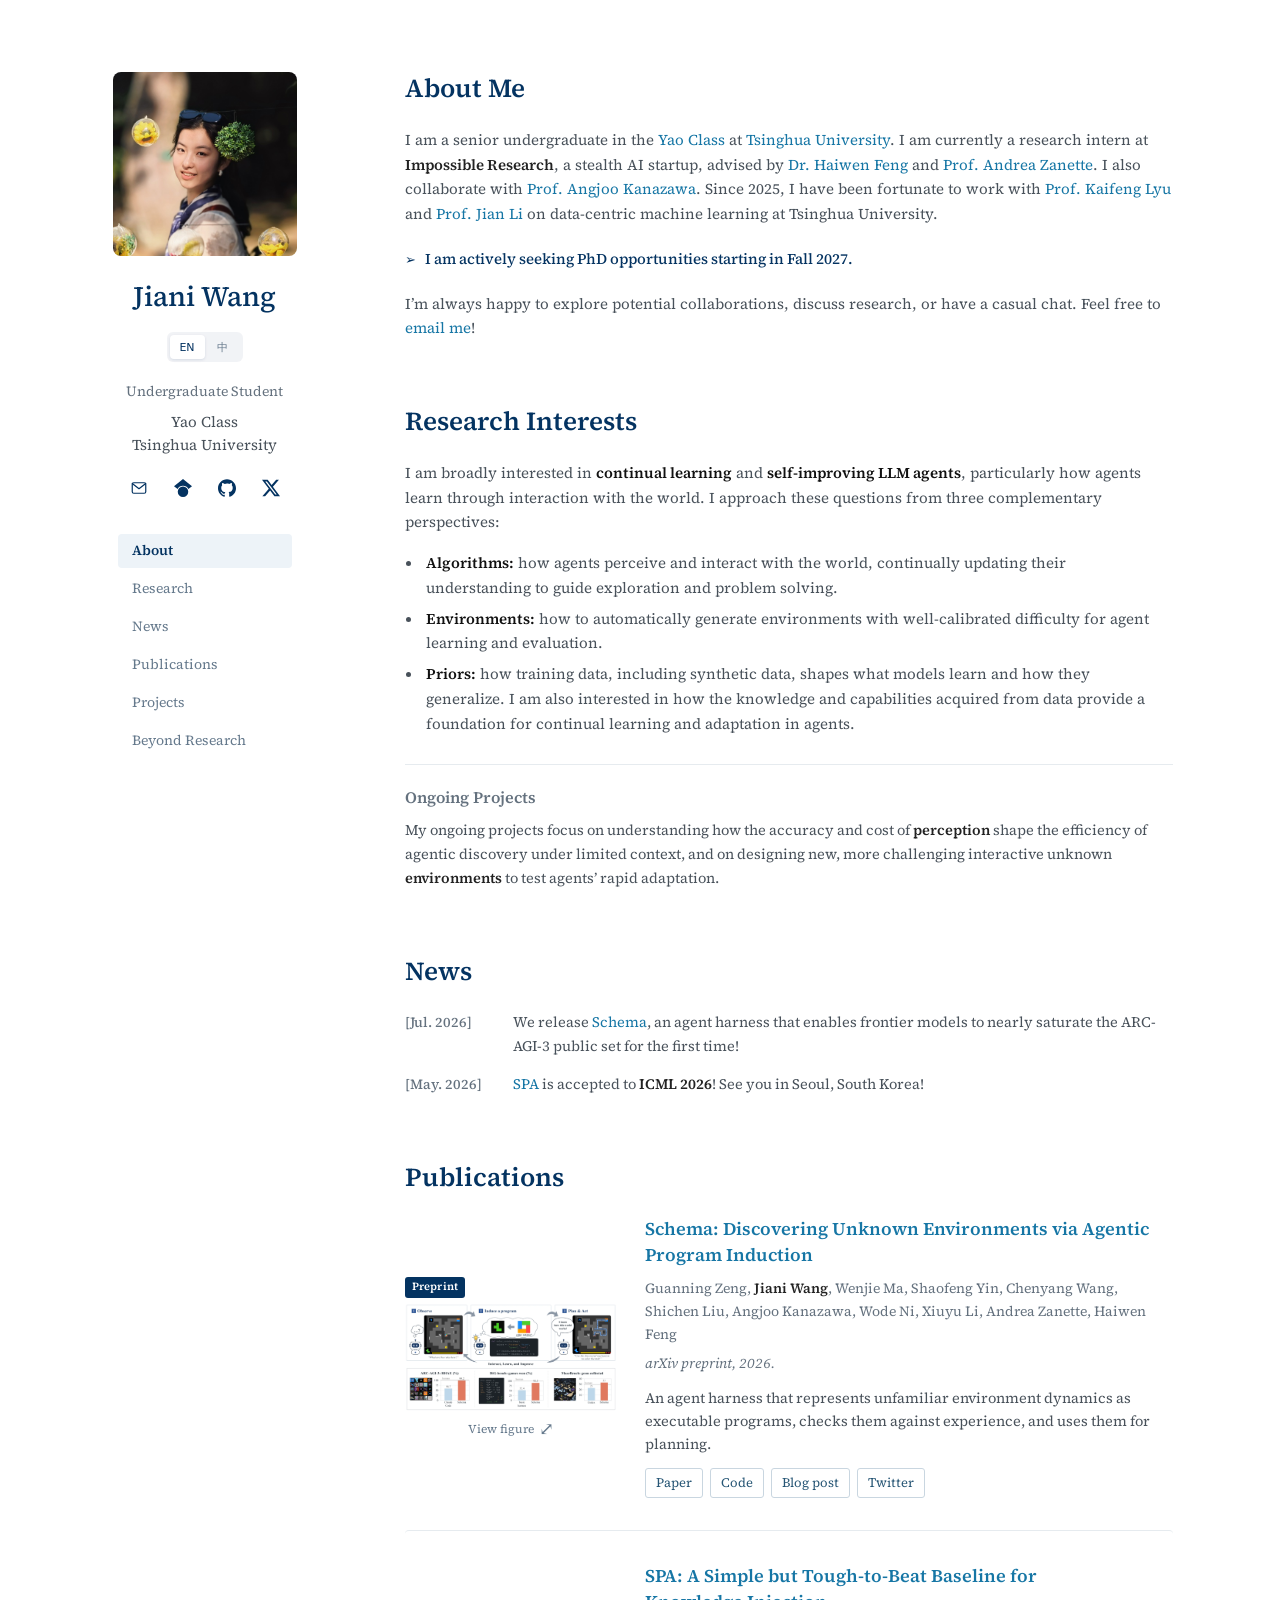
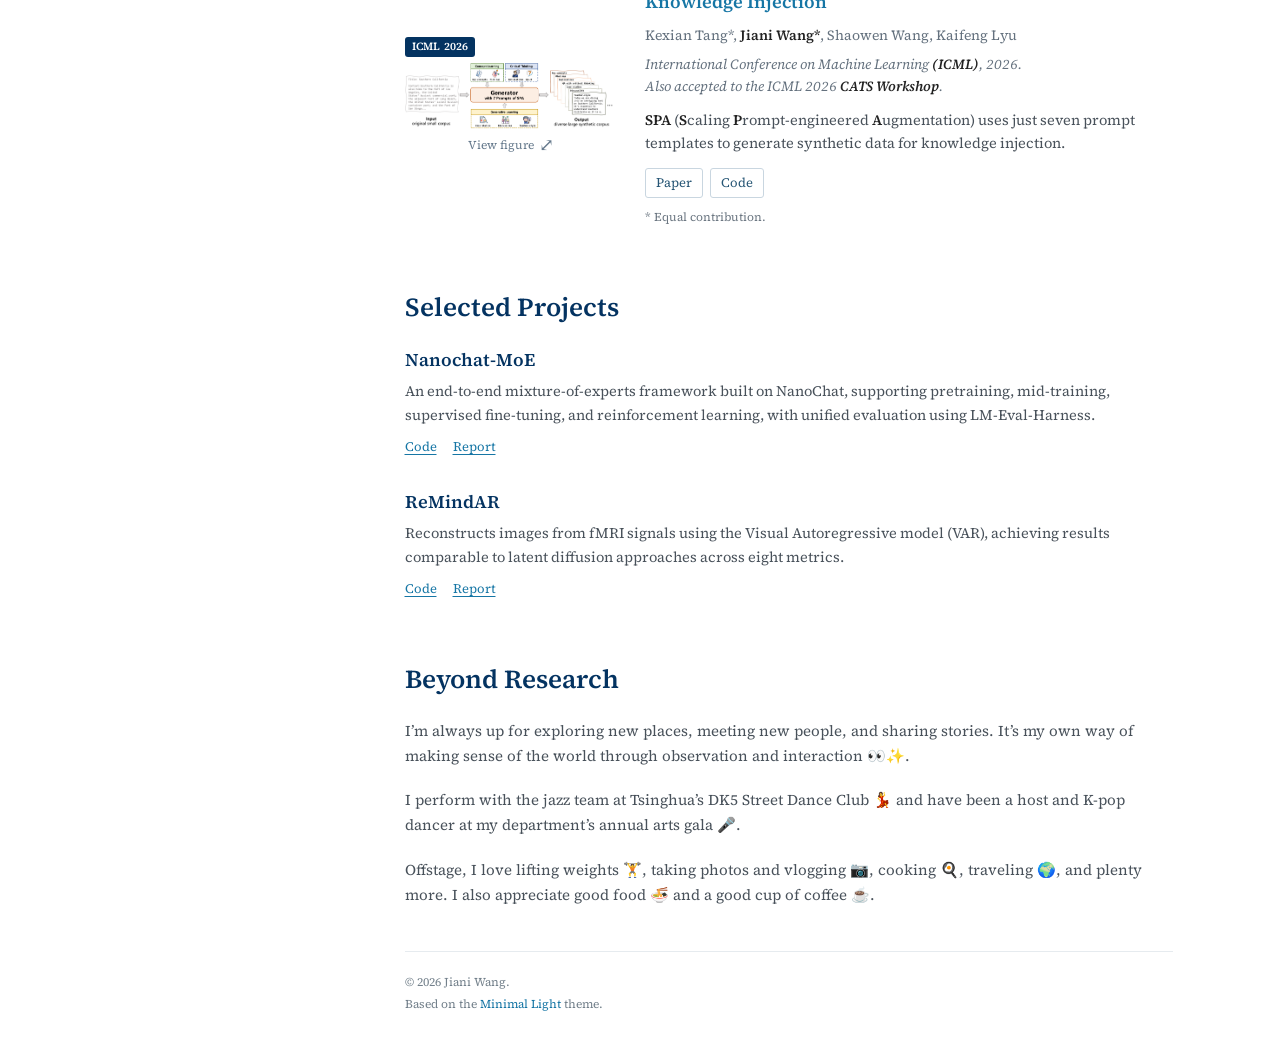
<file: index.html>
<!DOCTYPE html>
<html lang="en-US">
  <head>
    <meta charset="UTF-8">
    <meta name="viewport" content="width=device-width, initial-scale=1">
    <title>Jiani Wang | Tsinghua University</title>
    <meta name="author" content="Jiani Wang">
    <meta name="description" content="Jiani Wang, Yao Class undergraduate at Tsinghua University and research intern at Impossible Research. Research in continual learning, self-improvement in agents, and data-centric machine learning.">
    <meta name="keywords" content="Jiani Wang, Tsinghua University, Impossible Research, continual learning, agents, data-centric machine learning">
    <link rel="icon" type="image/x-icon" href="favicon.ico?v=2">
    <link rel="icon" type="image/png" sizes="96x96" href="assets/img/favicon-jw-96.png?v=2">
    <link rel="apple-touch-icon" sizes="192x192" href="assets/img/favicon-jw-192.png?v=2">
    <link rel="stylesheet" href="assets/fonts/fonts.css">
    <link rel="stylesheet" href="assets/fonts/source-serif-4.css">
    <link rel="stylesheet" href="assets/css/style.css">
    <link rel="stylesheet" href="assets/css/publications.css">
    <link rel="stylesheet" href="assets/css/content.css?v=3b98185aaa88">
    <link rel="stylesheet" href="assets/css/motion.css">
    <script src="assets/js/name-toggle.js" defer></script>
    <script src="assets/js/reading.js" defer></script>
  </head>
  <body>
    <a class="skip-link" href="#about-me">Skip to content</a>
    <div class="wrapper">
      <header>
        <div class="profile-photo">
          <img src="assets/img/jiani-wang.jpg" alt="Portrait of Jiani Wang" width="900" height="900" fetchpriority="high">
        </div>
        <div class="profile-name-row">
          <h1 id="profile-name" class="t-text-soft" lang="en" data-name-en="Jiani Wang" data-name-zh="王佳妮" aria-live="polite" aria-atomic="true"><span class="name-text" lang="en">Jiani Wang</span></h1>
          <div class="name-toggle" role="group" aria-label="Name language" data-language="en" hidden>
            <button class="name-language" type="button" data-language="en" lang="en" aria-controls="profile-name" aria-label="Show name in English" aria-pressed="true">EN</button>
            <button class="name-language" type="button" data-language="zh" lang="zh-Hans" aria-controls="profile-name" aria-label="显示中文姓名" aria-pressed="false">中</button>
          </div>
        </div>
        <p class="position">Undergraduate Student</p>
        <p class="affiliation">Yao Class<br>Tsinghua University</p>
        <div class="contact-links" aria-label="Contact links">
          <a class="contact-tag" href="mailto:jnminniewang@gmail.com" aria-label="Email Jiani Wang" title="Email: jnminniewang@gmail.com">
            <svg viewBox="0 0 24 24" aria-hidden="true" focusable="false" fill="none" stroke="currentColor" stroke-width="1.6" stroke-linecap="round" stroke-linejoin="round"><rect x="3" y="5" width="18" height="14" rx="2"></rect><path d="m3 6 9 7 9-7"></path></svg>
          </a>
          <a class="contact-tag" href="https://scholar.google.com/citations?user=3a02bCEAAAAJ&amp;hl=zh-CN" target="_blank" rel="noopener" aria-label="Jiani Wang on Google Scholar" title="Google Scholar">
            <svg viewBox="0 0 24 24" aria-hidden="true" focusable="false" fill="currentColor"><path d="M12 24a7 7 0 1 1 0-14 7 7 0 0 1 0 14zm0-24L0 9.5l4.838 3.94A8 8 0 0 1 12 9a8 8 0 0 1 7.162 4.44L24 9.5z"></path></svg>
          </a>
          <a class="contact-tag" href="https://github.com/99ninew" target="_blank" rel="noopener" aria-label="Jiani Wang on GitHub" title="GitHub: 99ninew">
            <svg viewBox="0 0 24 24" aria-hidden="true" focusable="false" fill="currentColor"><path d="M12 .297C5.37.297 0 5.67 0 12.297c0 5.303 3.438 9.8 8.205 11.385.6.113.82-.258.82-.577 0-.285-.01-1.04-.015-2.04-3.338.724-4.043-1.61-4.043-1.61-.546-1.387-1.333-1.756-1.333-1.756-1.09-.745.083-.729.083-.729 1.205.084 1.838 1.237 1.838 1.237 1.07 1.835 2.807 1.305 3.492.998.108-.776.418-1.305.762-1.605-2.665-.3-5.466-1.332-5.466-5.93 0-1.31.465-2.38 1.235-3.22-.135-.303-.54-1.523.105-3.176 0 0 1.005-.322 3.3 1.23a11.5 11.5 0 0 1 3-.405c1.02.005 2.045.138 3 .405 2.28-1.552 3.285-1.23 3.285-1.23.645 1.653.24 2.873.12 3.176.765.84 1.23 1.91 1.23 3.22 0 4.61-2.805 5.625-5.475 5.92.42.36.81 1.096.81 2.22 0 1.606-.015 2.896-.015 3.286 0 .315.21.69.825.57C20.565 22.092 24 17.592 24 12.297c0-6.627-5.373-12-12-12"></path></svg>
          </a>
          <a class="contact-tag" href="https://x.com/Jiani_Wang_" target="_blank" rel="noopener" aria-label="Jiani Wang on X (Twitter)" title="X (Twitter): @Jiani_Wang_">
            <svg viewBox="0 0 24 24" aria-hidden="true" focusable="false" fill="currentColor"><path d="M18.901 1.153h3.68l-8.04 9.19L24 22.846h-7.406l-5.8-7.584-6.64 7.584H.47l8.6-9.835L0 1.154h7.594l5.243 6.932 6.064-6.933Zm-1.29 19.49h2.039L6.487 3.24H4.3l13.31 17.403Z"></path></svg>
          </a>
        </div>
        <nav class="section-nav t-tabs" aria-label="Page sections">
          <span class="t-tabs-pill" aria-hidden="true" hidden></span>
          <a class="t-tab" href="#about-me">About</a>
          <a class="t-tab" href="#research">Research</a>
          <a class="t-tab" href="#news">News</a>
          <a class="t-tab" href="#publications">Publications</a>
          <a class="t-tab" href="#projects">Projects</a>
          <a class="t-tab" href="#misc">Beyond Research</a>
        </nav>
      </header>

      <section aria-label="Academic profile">
        <h2 id="about-me">About Me</h2>
        <p>I am a senior undergraduate in the <a href="https://iiis.tsinghua.edu.cn/en/" target="_blank" rel="noopener">Yao Class</a> at <a href="https://www.tsinghua.edu.cn/en/" target="_blank" rel="noopener">Tsinghua University</a>. I am currently a research intern at <strong>Impossible Research</strong>, a stealth AI startup, advised by <a href="https://havenfeng.github.io/" target="_blank" rel="noopener">Dr. Haiwen Feng</a> and <a href="https://azanette.com/" target="_blank" rel="noopener">Prof. Andrea Zanette</a>. I also collaborate with <a href="https://people.eecs.berkeley.edu/~kanazawa/" target="_blank" rel="noopener">Prof. Angjoo Kanazawa</a>. Since 2025, I have been fortunate to work with <a href="https://kaifeng.ac/" target="_blank" rel="noopener">Prof. Kaifeng Lyu</a> and <a href="https://people.iiis.tsinghua.edu.cn/~jianli/" target="_blank" rel="noopener">Prof. Jian Li</a> on data-centric machine learning at Tsinghua University.</p>
        <p class="application-note"><span class="application-marker" aria-hidden="true">➢</span><span>I am actively seeking PhD opportunities starting in Fall 2027.</span></p>
        <p class="contact-invitation">I’m always happy to explore potential collaborations, discuss research, or have a casual chat. Feel free to <a href="mailto:jnminniewang@gmail.com">email me</a>!</p>

        <h2 id="research">Research Interests</h2>
        <div class="research-interests">
          <p>I am broadly interested in <strong>continual learning</strong> and <strong>self-improving LLM agents</strong>, particularly how agents learn through interaction with the world. I approach these questions from three complementary perspectives:</p>
          <ul class="research-perspectives">
            <li><strong>Algorithms:</strong> how agents perceive and interact with the world, continually updating their understanding to guide exploration and problem solving.</li>
            <li><strong>Environments:</strong> how to automatically generate environments with well-calibrated difficulty for agent learning and evaluation.</li>
            <li><strong>Priors:</strong> how training data, including synthetic data, shapes what models learn and how they generalize. I am also interested in how the knowledge and capabilities acquired from data provide a foundation for continual learning and adaptation in agents.</li>
          </ul>
        </div>

        <div class="ongoing-projects">
          <h3>Ongoing Projects</h3>
          <p>My ongoing projects focus on understanding how the accuracy and cost of <strong>perception</strong> shape the efficiency of agentic discovery under limited context, and on designing new, more challenging interactive unknown <strong>environments</strong> to test agents’ rapid adaptation.</p>
        </div>

        <h2 id="news">News</h2>
        <ul class="news-list">
          <li><time datetime="2026-07">[Jul. 2026]</time> <span>We release <a href="https://x.com/HavenFeng/status/2077770348876247502" target="_blank" rel="noopener">Schema</a>, an agent harness that enables frontier models to nearly saturate the ARC-AGI-3 public set for the first time!</span></li>
          <li><time datetime="2026-05">[May. 2026]</time> <span><a href="https://arxiv.org/pdf/2603.22213" target="_blank" rel="noopener">SPA</a> is accepted to <strong>ICML 2026</strong>! See you in Seoul, South Korea!</span></li>
        </ul>

        <h2 id="publications">Publications</h2>
        <div class="publications">
          <ol class="bibliography">
            <li id="schema" tabindex="-1" aria-label="Schema publication">
              <div class="pub-row">
                <a class="publication-preview" href="assets/img/schema-preview.webp" target="_blank" rel="noopener" aria-label="Enlarge Schema overview"><span class="publication-label">Preprint</span><img src="assets/img/schema-preview.webp" alt="Schema overview: discovering environment mechanisms and using programs to plan." width="2200" height="1135" loading="lazy" decoding="async"><span class="preview-hint" aria-hidden="true">View figure <span>⤢</span></span></a>
                <div class="publication-text">
                  <div class="title"><a href="https://arxiv.org/abs/2609.39140" target="_blank" rel="noopener">Schema: Discovering Unknown Environments via Agentic Program Induction</a></div>
                  <div class="author">Guanning Zeng, <strong>Jiani Wang</strong>, Wenjie Ma, Shaofeng Yin, Chenyang Wang, Shichen Liu, Angjoo Kanazawa, Wode Ni, Xiuyu Li, Andrea Zanette, Haiwen Feng</div>
                  <div class="periodical"><em>arXiv preprint, 2026.</em></div>
                  <p class="paper-summary">An agent harness that represents unfamiliar environment dynamics as executable programs, checks them against experience, and uses them for planning.</p>
                  <template class="figure-details">Schema reaches <strong>99.2% RHAE on ARC-AGI-3</strong>, solves <strong>all 21 public DiG-bench games</strong>, and exceeds the <strong>top-50 human median on MazeBench</strong>. The plots compare harnesses using the same base models.</template>
                  <div class="links">
                    <a class="btn" href="https://arxiv.org/pdf/2609.39140" target="_blank" rel="noopener">Paper</a>
                    <a class="btn" href="https://github.com/guanning03/Schema" target="_blank" rel="noopener">Code</a>
                    <a class="btn" href="https://schema-harness.github.io/" target="_blank" rel="noopener">Blog post</a>
                    <a class="btn" href="https://x.com/HavenFeng/status/2077770348876247502" target="_blank" rel="noopener">Twitter</a>
                  </div>
                </div>
              </div>
            </li>
            <li id="spa" tabindex="-1" aria-label="SPA publication">
              <div class="pub-row">
                <a class="publication-preview" href="assets/img/spa-preview.png" target="_blank" rel="noopener" aria-label="Enlarge SPA overview"><span class="publication-label">ICML 2026</span><img src="assets/img/spa-preview.png" alt="SPA overview: synthetic data generation for knowledge injection." width="15587" height="4864" loading="lazy" decoding="async"><span class="preview-hint" aria-hidden="true">View figure <span>⤢</span></span></a>
                <div class="publication-text">
                  <div class="title"><a href="https://arxiv.org/pdf/2603.22213" target="_blank" rel="noopener">SPA: A Simple but Tough-to-Beat Baseline for Knowledge Injection</a></div>
                  <div class="author">Kexian Tang*, <strong>Jiani Wang*</strong>, Shaowen Wang, Kaifeng Lyu</div>
                  <div class="periodical"><em>International Conference on Machine Learning <strong>(ICML)</strong>, 2026.</em><br><em>Also accepted to the ICML 2026 <strong>CATS Workshop</strong>.</em></div>
                  <p class="paper-summary"><strong>SPA</strong> (<strong>S</strong>caling <strong>P</strong>rompt-engineered <strong>A</strong>ugmentation) uses just seven prompt templates to generate synthetic data for knowledge injection.</p>
                  <template class="figure-details">Across benchmarks, scaling this simple approach can <strong>outperform</strong> more complex methods based on reinforcement learning or multi-stage prompting.</template>
                  <div class="links">
                    <a class="btn" href="https://arxiv.org/pdf/2603.22213" target="_blank" rel="noopener">Paper</a>
                    <a class="btn" href="https://github.com/Tangkexian/SPA" target="_blank" rel="noopener">Code</a>
                  </div>
                  <p class="author-note">* Equal contribution.</p>
                </div>
              </div>
            </li>
          </ol>
        </div>

        <h2 id="projects">Selected Projects</h2>
        <ul class="projects-list">
          <li>
            <div class="project-heading">
              <h3>Nanochat-MoE</h3>
            </div>
            <p class="project-summary">An end-to-end mixture-of-experts framework built on NanoChat, supporting pretraining, mid-training, supervised fine-tuning, and reinforcement learning, with unified evaluation using LM-Eval-Harness.</p>
            <p class="project-links"><a href="https://github.com/Tangkexian/nanochat-MoE" target="_blank" rel="noopener">Code</a><a href="assets/files/nanochat-moe-report.pdf" target="_blank" rel="noopener" type="application/pdf" aria-label="Preview Nanochat-MoE report (PDF)">Report</a></p>
          </li>
          <li>
            <div class="project-heading">
              <h3>ReMindAR</h3>
            </div>
            <p class="project-summary">Reconstructs images from fMRI signals using the Visual Autoregressive model (VAR), achieving results comparable to latent diffusion approaches across eight metrics.</p>
            <p class="project-links"><a href="https://github.com/99ninew/ReMindAR" target="_blank" rel="noopener">Code</a><a href="https://github.com/99ninew/ReMindAR/blob/main/ReMindAR_Report.pdf" target="_blank" rel="noopener">Report</a></p>
          </li>
        </ul>

        <h2 id="misc">Beyond Research</h2>
        <p>I’m always up for exploring new places, meeting new people, and sharing stories. It’s my own way of making sense of the world through observation and interaction <span aria-hidden="true">👀✨</span>.</p>
        <p>I perform with the jazz team at Tsinghua’s DK5 Street Dance Club <span aria-hidden="true">💃</span> and have been a host and K-pop dancer at my department’s annual arts gala <span aria-hidden="true">🎤</span>.</p>
        <p>Offstage, I love lifting weights <span aria-hidden="true">🏋️</span>, taking photos and vlogging <span aria-hidden="true">📷</span>, cooking <span aria-hidden="true">🍳</span>, traveling <span aria-hidden="true">🌍</span>, and plenty more. I also appreciate good food <span aria-hidden="true">🍜</span> and a good cup of coffee <span aria-hidden="true">☕</span>.</p>

        <p class="page-footnote">© 2026 Jiani Wang.<br>Based on the <a href="https://github.com/yaoyao-liu/minimal-light" target="_blank" rel="noopener">Minimal Light</a> theme.</p>
      </section>
    </div>
    <dialog class="figure-dialog t-modal" aria-labelledby="figure-title" aria-describedby="figure-summary">
      <div class="figure-toolbar">
        <p class="figure-kicker">Research overview</p>
        <button class="figure-close" type="button" aria-label="Close figure" autofocus><span aria-hidden="true">×</span></button>
      </div>
      <h2 id="figure-title"></h2>
      <div class="figure-stage"><img class="figure-image" alt=""></div>
      <p id="figure-summary"></p>
      <div class="figure-actions">
        <div class="figure-links"></div>
        <a class="figure-original" target="_blank" rel="noopener">Open full-size image <span aria-hidden="true">↗</span></a>
      </div>
    </dialog>
  </body>
</html>
</file>
<file: assets/fonts/fonts.css>
/* Local web fonts. See accompanying licenses and source notes. */

@font-face {
  font-family: 'Crimson Pro';
  font-style: italic;
  font-weight: 500;
  font-display: swap;
  src: url(crimson-pro-latin-italic.woff2) format('woff2');
  unicode-range: U+0000-00FF, U+0131, U+0152-0153, U+02BB-02BC, U+02C6, U+02DA, U+02DC, U+0304, U+0308, U+0329, U+2000-206F, U+20AC, U+2122, U+2191, U+2193, U+2212, U+2215, U+FEFF, U+FFFD;
}

@font-face {
  font-family: 'Crimson Pro';
  font-style: italic;
  font-weight: 600;
  font-display: swap;
  src: url(crimson-pro-latin-italic.woff2) format('woff2');
  unicode-range: U+0000-00FF, U+0131, U+0152-0153, U+02BB-02BC, U+02C6, U+02DA, U+02DC, U+0304, U+0308, U+0329, U+2000-206F, U+20AC, U+2122, U+2191, U+2193, U+2212, U+2215, U+FEFF, U+FFFD;
}

@font-face {
  font-family: 'Crimson Pro';
  font-style: normal;
  font-weight: 400;
  font-display: swap;
  src: url(crimson-pro-latin-normal.woff2) format('woff2');
  unicode-range: U+0000-00FF, U+0131, U+0152-0153, U+02BB-02BC, U+02C6, U+02DA, U+02DC, U+0304, U+0308, U+0329, U+2000-206F, U+20AC, U+2122, U+2191, U+2193, U+2212, U+2215, U+FEFF, U+FFFD;
}

@font-face {
  font-family: 'Crimson Pro';
  font-style: normal;
  font-weight: 500;
  font-display: swap;
  src: url(crimson-pro-latin-normal.woff2) format('woff2');
  unicode-range: U+0000-00FF, U+0131, U+0152-0153, U+02BB-02BC, U+02C6, U+02DA, U+02DC, U+0304, U+0308, U+0329, U+2000-206F, U+20AC, U+2122, U+2191, U+2193, U+2212, U+2215, U+FEFF, U+FFFD;
}

@font-face {
  font-family: 'Crimson Pro';
  font-style: normal;
  font-weight: 600;
  font-display: swap;
  src: url(crimson-pro-latin-normal.woff2) format('woff2');
  unicode-range: U+0000-00FF, U+0131, U+0152-0153, U+02BB-02BC, U+02C6, U+02DA, U+02DC, U+0304, U+0308, U+0329, U+2000-206F, U+20AC, U+2122, U+2191, U+2193, U+2212, U+2215, U+FEFF, U+FFFD;
}

@font-face {
  font-family: 'Ubuntu Mono';
  font-style: normal;
  font-weight: 400;
  font-display: swap;
  src: url(ubuntu-mono-latin-normal.woff2) format('woff2');
  unicode-range: U+0000-00FF, U+0131, U+0152-0153, U+02BB-02BC, U+02C6, U+02DA, U+02DC, U+0304, U+0308, U+0329, U+2000-206F, U+20AC, U+2122, U+2191, U+2193, U+2212, U+2215, U+FEFF, U+FFFD;
}

/* Source Han Serif SC Medium, subset for 王佳妮, renamed for the OFL.
   Original: https://github.com/adobe-fonts/source-han-serif
   License: Source-Han-Serif-OFL.txt */
@font-face {
  font-family: 'Jiani Name Serif';
  font-style: normal;
  font-weight: 500;
  font-display: swap;
  src: url(jiani-name-serif.woff2) format('woff2');
  unicode-range: U+4F73, U+59AE, U+738B;
}
</file>
<file: assets/fonts/source-serif-4.css>
@font-face {
  font-family: 'Source Serif 4';
  font-style: italic;
  font-weight: 400;
  font-display: swap;
  src: url(source-serif-4-italic-400.ttf) format('truetype');
}

@font-face {
  font-family: 'Source Serif 4';
  font-style: italic;
  font-weight: 500;
  font-display: swap;
  src: url(source-serif-4-italic-500.ttf) format('truetype');
}

@font-face {
  font-family: 'Source Serif 4';
  font-style: italic;
  font-weight: 600;
  font-display: swap;
  src: url(source-serif-4-italic-600.ttf) format('truetype');
}

@font-face {
  font-family: 'Source Serif 4';
  font-style: normal;
  font-weight: 400;
  font-display: swap;
  src: url(source-serif-4-normal-400.ttf) format('truetype');
}

@font-face {
  font-family: 'Source Serif 4';
  font-style: normal;
  font-weight: 500;
  font-display: swap;
  src: url(source-serif-4-normal-500.ttf) format('truetype');
}

@font-face {
  font-family: 'Source Serif 4';
  font-style: normal;
  font-weight: 600;
  font-display: swap;
  src: url(source-serif-4-normal-600.ttf) format('truetype');
}

@font-face {
  font-family: 'Source Serif 4';
  font-style: normal;
  font-weight: 700;
  font-display: swap;
  src: url(source-serif-4-normal-700.ttf) format('truetype');
}
</file>
<file: assets/css/style.css>
body { background-color: #fff; padding: 0px; font: 16.0px/1.5 'Source Serif 4', serif; color: #595959; font-weight: 400; margin: 0; }

.pub-row { display: flex; align-items: center; }

.social-icons a { display: inline-block; height: 2.4rem; width: 2.4rem; background-color: transparent; color: #043361 !important; border-radius: 100%; text-align: center; font-size: 1.15rem; line-height: 2.5rem; margin-right: 1rem; }

@media (prefers-color-scheme: dark) { .social-icons a { color: #3eb7f0 !important; } }
.social-icons a:last-child { margin-right: 0; }

.social-icons a:hover { background-color: white; color: black; transform: scale(1.2); }

/*
.social-icons a:after { content: ''; display: block; margin: 0px; height: 1px; width: 0px; background: transparent; transition: width .5s ease, background-color .5s ease; } .social-icons a:hover:after { width: 100%; background: #337ab7; } */
@media (prefers-color-scheme: dark) { .social-icons a:last-child { margin-right: 0; }
  .social-icons a:hover { background-color: #20212b; color: black; transform: scale(1.2); }
  /* .social-icons a:after { content: ''; display: block; margin: 0px; height: 1px; width: 0px; background: transparent; transition: width .5s ease, background-color .5s ease; } .social-icons a:hover:after { width: 100%; background: #a0b0ff; } */ }
.icon-button { background-color: white; border-radius: 3.6rem; cursor: pointer; display: inline-block; font-size: 2.0rem; height: 3.6rem; line-height: 3.6rem; margin: 0 5px; position: relative; text-align: center; -webkit-user-select: none; -moz-user-select: none; -ms-user-select: none; user-select: none; width: 3.6rem; }

.icon-button span { border-radius: 0; display: block; height: 0; left: 50%; margin: 0; position: absolute; top: 50%; -webkit-transition: all 0.3s; -moz-transition: all 0.3s; -o-transition: all 0.3s; transition: all 0.3s; width: 0; }

.icon-button:hover span { width: 3.6rem; height: 3.6rem; border-radius: 3.6rem; margin: -1.8rem; }

.twitter span { background-color: #4099ff; }

.facebook span { background-color: #4286f4; }

.linkedin span { background-color: #0077B5; }

.github span { background-color: #000; }

email { font-size: 14px; font-family: "Ubuntu Mono"; }

.icon-button i { background: none; color: white; height: 3.6rem; left: 0; line-height: 3.6rem; position: absolute; top: 0; -webkit-transition: all 0.3s; -moz-transition: all 0.3s; -o-transition: all 0.3s; transition: all 0.3s; width: 3.6rem; z-index: 10; }

.icon-button .icon-twitter { color: #4099ff; }

.icon-button .icon-facebook { color: #4286f4; }

.icon-button .icon-github { color: #000; }

.icon-button .icon-linkedin { color: #0077B5; }

.icon-button:hover .icon-twitter, .icon-button:hover .icon-facebook, .icon-button:hover .icon-github, .icon-button:hover .icon-linkedin { color: white; }

autocolor { color: #595959; }

lightonly { visibility: visible; }

darkonly { visibility: hidden; }

education { font-weight: 500; font-size: 115%; }

papertitle { font-weight: 600; font-size: 100%; }

@media (prefers-color-scheme: dark) { body { background-color: #20212b; color: #dadbdf; }
  autocolor { color: #dadbdf; }
  lightonly { visibility: hidden; }
  darkonly { visibility: visible; }
  papertitle { color: #eeeff0; } }
.image { border-radius: 0.35em; border: 0; display: inline-block; position: relative; }

.image:before { -moz-transition: opacity 0.2s ease-in-out; -webkit-transition: opacity 0.2s ease-in-out; -ms-transition: opacity 0.2s ease-in-out; transition: opacity 0.2s ease-in-out; border-radius: 0.35em; content: ''; display: block; height: 100%; left: 0; opacity: 0.5; position: absolute; top: 0; width: 100%; }

.image.avatar { border-radius: 100%; }

.image.avatar:before { display: none; }

.image.avatar img { border-radius: 100%; width: 45%; padding: 20px; }

#header .image.avatar { margin: 0 0 1em 0; width: 8.00em; }

h3, h4, h5, h6 { font-weight: 600; color: #043361; margin: 0 0 20px; }

h1 { font-weight: 500; color: #043361; margin: 0 0 20px; }

h2 { color: #043361; font-weight: 500; margin: 2px 0px 15px; font-size: 157%; }

@media (prefers-color-scheme: dark) { h1, h3, h4, h5, h6 { color: #3eb7f0; }
  h2 { color: #3eb7f0; } }
p, ul, ol, table, pre, dl { margin: 0 0 20px; }

h1, h2, h3 { line-height: 1.1; }

h1 { font-size: 28px; }

a { color: #39c; text-decoration: none; }

a:hover { color: #069; }

@media (prefers-color-scheme: dark) { a { color: #3eb7f0; } }
a small { font-size: 11px; color: #777; margin-top: -0.3em; display: block; }

a:hover small { color: #777; }

.wrapper { width: 960px; margin: 0 auto; }

blockquote { border-left: 1px solid #e5e5e5; margin: 0; padding: 0 0 0 20px; font-style: italic; }

code, pre { font-family: Monaco, Bitstream Vera Sans Mono, Lucida Console, Terminal, Consolas, Liberation Mono, DejaVu Sans Mono, Courier New, monospace; color: #333; }

pre { max-width: 500px; padding: 8px 15px; background: #f8f8f8; border-radius: 5px; border: 1px solid #e5e5e5; overflow-x: auto; }

table { width: 100%; border-collapse: collapse; }

th, td { text-align: left; padding: 5px 10px; border-bottom: 1px solid #e5e5e5; }

dt { color: #444; font-weight: 500; }

th { color: #444; }

@media (prefers-color-scheme: dark) { th { color: #3eb7f0; }
  dt { color: #3eb7f0; } }
img { max-width: 100%; }

header { width: 232px; float: left; position: fixed; -webkit-font-smoothing: subpixel-antialiased; padding-top: 4.0em; text-align: center; }

header ul { list-style: none; height: 40px; padding: 0; background: #f4f4f4; border-radius: 5px; border: 1px solid #e0e0e0; width: 270px; }

header li { width: 89px; float: left; border-right: 1px solid #e0e0e0; height: 40px; }

header li:first-child a { border-radius: 5px 0 0 5px; }

header li:last-child a { border-radius: 0 5px 5px 0; }

header ul a { line-height: 1; font-size: 11px; color: #999; display: block; text-align: center; padding-top: 6px; height: 34px; }

header ul a:hover { color: #999; }

header ul a:active { background-color: #f0f0f0; }

strong { color: #222; font-weight: 500; }

@media (prefers-color-scheme: dark) { strong { color: #eeeff0; } }
header ul li + li + li { border-right: none; width: 89px; }

header ul a strong { font-size: 14px; display: block; color: #222; }

section { width: 650px; float: right; padding-top: 4.0em; padding-bottom: 50px; }

small { font-size: 11px; }

hr { border: 0; background: #e5e5e5; height: 1px; margin: 0 0 20px; }

footer { width: 232px; float: left; position: fixed; bottom: 30px; -webkit-font-smoothing: subpixel-antialiased; text-align: center; }

@media print, screen and (max-width: 960px) { .pub-row { display: flex; align-items: center; }
  div.wrapper { width: auto; margin: 0; }
  header, section, footer { float: none; position: static; width: auto; }
  header { padding-right: 320px; }
  section { border: 1px solid #e5e5e5; border-width: 1px 0; padding: 20px 0; margin: 0 0 20px; }
  header a small { display: inline; }
  header ul { position: absolute; right: 50px; top: 52px; }
  .image.avatar img { border-radius: 100%; width: 117px; padding: 20px; }
  #head1o2 { visibility: hidden; }
  #head2o2 { visibility: hidden; } }
@media print, screen and (max-width: 960px) { body { word-wrap: break-word; padding: 15px; }
  .pub-row { display: flex; align-items: center; }
  header { padding: 0; }
  pre, code { word-wrap: normal; } }
@media print, screen and (max-width: 480px) { .pub-row { display: block; align-items: center; }
  body { padding: 15px; }
  header ul { width: 99%; }
  header li, header ul li + li + li { width: 33%; }
  .image.avatar img { border-radius: 100%; width: 95px; padding: 20px; }
  #head1o2 { visibility: hidden; }
  #head2o2 { visibility: hidden; } }
@media print { body { padding: 0.4in; font-size: 12pt; color: #444; } }
.biblink { text-decoration: none; display: inline; margin-right: 0px; }

.fakelink { text-decoration: none; cursor: pointer; }

.bibref { font-size: 70%; margin-top: 10px; margin-left: 0px; display: none; font-family: monospace; }
</file>
<file: assets/css/publications.css>
.badge {
    display: inline-block;
    padding: 0.25em 0.4em;
    font-size: 75%;
    font-weight: 700;
    line-height: 1;
    text-align: center;
    white-space: nowrap;
    vertical-align: baseline;
    border-radius: 0.25rem;
    transition: color .15s ease-in-out,background-color .15s ease-in-out,border-color .15s ease-in-out,box-shadow .15s ease-in-out;
}

.badge {
    color: #fff !important;
    border-radius: 0.125rem;
    -webkit-box-shadow: 0 2px 5px 0 rgb(0 0 0 / 16%), 0 2px 10px 0 rgb(0 0 0 / 12%);
    box-shadow: 0 2px 5px 0 rgb(0 0 0 / 16%), 0 2px 10px 0 rgb(0 0 0 / 12%);
}

:root { --global-bg-color: #ffffff; --global-code-bg-color: rgba(181, 9, 172, 0.05); --global-text-color: #000000; --global-text-color-light: #828282; --global-theme-color: #002D72; --global-hover-color: #ffb81c; --global-footer-bg-color: #1c1c1c; --global-footer-text-color: #e8e8e8; --global-footer-link-color: #ffffff; --global-distill-app-color: #828282; }

@media (prefers-color-scheme: dark) { :root { --global-theme-color: rgb(36, 150, 203);}}

blockquote { background: var(--global-bg-color); border-left: 2px solid var(--global-theme-color); margin: 1.5em 10px; padding: 0.5em 10px; font-size: 1.2rem; }

@media print, screen and (min-width: 480px) {.col-sm-9 {width: 100%;}}

.publications { margin-top: 2rem; }

.publications h1 { color: var(--global-theme-color); font-size: 2rem; text-align: center; margin-top: 1em; margin-bottom: 1em; }

.publications h2 { margin-bottom: 1rem; }

.publications h2 span { font-size: 1.5rem; }

.publications h2.year { color: #e8e8e8; border-top: 1px solid #e8e8e8; margin-top: 2rem; margin-bottom: 0rem; text-align: right; }

.publications ol.bibliography { list-style: none; padding: 0; margin-top: 0; }

.publications ol.bibliography li { min-height: 110px; margin-bottom: 0.5rem; }

.publications ol.bibliography li .abbr { height: 8rem; margin-bottom: 0.5rem; }

.publications ol.bibliography li .abbr abbr { display: inline-block; background-color: var(--global-theme-color); padding-left: 1rem; padding-right: 1rem; position: absolute; top: 8px; left: 16px; }

.publications ol.bibliography li .abbr abbr a { color: white; }

.publications ol.bibliography li .abbr abbr a:hover { text-decoration: none; }

.publications ol.bibliography li .abbr .award { color: var(--global-theme-color) !important; border: 1px solid var(--global-theme-color); }

.publications ol.bibliography li .title { font-weight: bolder; }

.publications ol.bibliography li .author a { border-bottom: 1px var(--global-theme-color); }

.publications ol.bibliography li .author a:hover { border-bottom-style: solid; text-decoration: none; }

.publications ol.bibliography li .author > em { border-bottom: 1px solid; font-style: normal; }

.publications ol.bibliography li .links a.btn { color: #000000; border: 1px solid #000000; padding-left: 0.5rem; padding-right: 0.5rem; padding-top: 0.1rem; padding-bottom: 0.1rem; }

@media (prefers-color-scheme: dark) {
.publications ol.bibliography li .links a.btn { color: #FFFFFF; border: 1px solid #FFFFFF; padding-left: 0.5rem; padding-right: 0.5rem; padding-top: 0.1rem; padding-bottom: 0.1rem; }

  }

.publications ol.bibliography li .links a.btn:hover { color: var(--global-theme-color); border-color: var(--global-theme-color); }

.publications ol.bibliography li .hidden { font-size: 0.875rem; max-height: 0px; overflow: hidden; text-align: justify; -webkit-transition: 0.15s ease; -moz-transition: 0.15s ease; -ms-transition: 0.15s ease; -o-transition: 0.15s ease; transition: all 0.15s ease; }

.publications ol.bibliography li .hidden p { line-height: 1.4em; margin: 10px; }

.publications ol.bibliography li .hidden pre { font-size: 1em; line-height: 1.4em; padding: 10px; }

.publications ol.bibliography li .hidden.open { max-height: 100em; -webkit-transition: 0.15s ease; -moz-transition: 0.15s ease; -ms-transition: 0.15s ease; -o-transition: 0.15s ease; transition: all 0.15s ease; }

.publications ol.bibliography li div.abstract.hidden { border: dashed 1px var(--global-bg-color); }

.publications ol.bibliography li div.abstract.hidden.open { border-color: var(--global-text-color); }

.publications ol.bibliography li .teaser { border-radius: 8px; box-shadow: 3px 3px 6px #888; height: 123px; width: 270px; margin-top: 5px; margin-left: 5px; margin-bottom: 5px; object-fit: cover; }
</file>
<file: assets/css/content.css>
/* Content formatting for Jiani Wang's academic homepage.
   The original Minimal Light layout, colors and typography remain in style.css. */
html{scroll-padding-top:32px}
body{font-size:15px;line-height:1.65;color:#48515a}
a{color:#1676a5}
a:hover{color:#043361}
.wrapper{display:grid;grid-template-columns:224px minmax(0,1fr);column-gap:88px;align-items:start;width:calc(100% - 80px);max-width:1080px;margin:0 auto;padding:72px 0 48px}
.wrapper>header{position:sticky;top:40px;float:none;width:auto;padding:0;max-height:calc(100dvh - 80px);overflow-y:auto}
.wrapper>section{float:none;width:auto;min-width:0;margin:0;padding:0;border:0}
.wrapper>section>p{margin-bottom:20px}
@media screen and (min-width:961px) and (max-width:1150px){.wrapper{grid-template-columns:208px minmax(0,1fr);column-gap:56px;width:calc(100% - 64px);padding-top:56px}}
a:focus-visible{outline:2px solid #3399cc;outline-offset:4px}
strong{font-weight:600}
.profile-photo{width:184px;aspect-ratio:1;margin:0 auto 22px;overflow:hidden;border-radius:8px}
.profile-photo img{display:block;width:100%;height:100%;object-fit:cover;transform:scale(1.8);transform-origin:50% 36%}
@media screen and (max-width:960px){.profile-photo{width:160px;margin-bottom:16px}}
.profile-name-row{display:grid;justify-items:center;gap:10px;max-width:260px;margin:10px auto 18px}
.profile-name-row h1{--text-soft-align:center;width:100%;min-width:0;min-height:44px;margin:0;font-size:28px;line-height:1.35;white-space:nowrap;letter-spacing:normal;word-spacing:normal}
.profile-name-row .name-text:lang(en){font-family:"Source Serif 4",serif;font-size:28px;font-weight:500;letter-spacing:normal;text-indent:0}
.profile-name-row .name-text:lang(zh){font-family:"Jiani Name Serif","Songti SC",serif;font-size:26px;font-weight:500;letter-spacing:.08em;text-indent:.08em}
@media screen and (max-width:480px){.profile-name-row .name-text:lang(en){font-size:26px}.profile-name-row .name-text:lang(zh){font-size:24px}}
.name-toggle{position:relative;display:grid;grid-template-columns:repeat(2,minmax(0,1fr));box-sizing:border-box;width:76px;height:30px;padding:3px;border-radius:6px;background:rgba(4,51,97,.055);isolation:isolate}
.name-toggle[hidden]{display:none}
.name-toggle::before{content:"";position:absolute;top:3px;bottom:3px;left:3px;width:calc((100% - 6px)/2);border-radius:4px;background:#fff;box-shadow:0 1px 3px rgba(4,51,97,.12);transition:transform var(--tabs-dur) var(--tabs-ease);z-index:-1}
.name-toggle[data-language="zh"]::before{transform:translateX(100%)}
.name-language{appearance:none;display:grid;place-items:center;min-width:0;padding:0;border:0;border-radius:4px;background:transparent;color:#65798c;font:500 11px/1 system-ui,sans-serif;cursor:pointer;transition:color var(--duration-quick) ease-out,transform var(--duration-quick) ease-out}
.name-language[aria-pressed="true"],.name-language:hover{color:#043361}
.name-language:active{transform:scale(.96)}
.name-language:focus-visible{outline:2px solid #3399cc;outline-offset:2px}
@media(pointer:coarse){.name-toggle{width:94px;height:50px}.name-language{font-size:12px}}
@media(prefers-reduced-motion:reduce){.name-toggle::before,.name-language{transition:none}.name-language:active{transform:none}}
@media(prefers-color-scheme:dark){.name-toggle{background:rgba(138,201,235,.08)}.name-toggle::before{background:#34475a;box-shadow:none}.name-language{color:#afbbc9}.name-language[aria-pressed="true"],.name-language:hover{color:#bce7ff}}
section>h2{font-size:26px;font-weight:600;line-height:1.3;margin:0 0 22px}
.position{font-size:14px;margin-bottom:8px;color:#64717e}
.affiliation{font-size:15px;line-height:1.5;margin-bottom:10px}
.institute{font-size:15px;line-height:1.5;margin-bottom:14px}
.section-nav{display:flex;flex-direction:column;gap:6px;font-size:14px;margin-top:24px}
.section-nav a{padding:2px 0}
section>h2:not(:first-child){margin-top:64px}
.application-note{display:grid;grid-template-columns:12px minmax(0,1fr);align-items:baseline;column-gap:8px;color:#043361;font-weight:500}
.application-marker{font:13px/1 Arial,sans-serif;text-align:center}
.news-list{list-style:none;padding:0;margin:0;font-size:14.5px;line-height:1.65}
.news-list li{display:grid;grid-template-columns:92px minmax(0,1fr);gap:16px;align-items:baseline}
.news-list li+li{margin-top:14px}
.news-list time{white-space:nowrap;font-size:14px;font-weight:500;color:#64717e}
.publications{margin-top:0}
.publications ol.bibliography{margin-bottom:0}
.publications ol.bibliography li{min-height:0;margin:0}
.publications ol.bibliography li+li{margin-top:32px;padding-top:32px;border-top:1px solid #e6ebef}
.publication-text{width:100%}
.publications ol.bibliography li .title{font-size:18px;line-height:1.4;font-weight:600;margin-bottom:10px;text-wrap:pretty}
.publications .author{font-size:14px;line-height:1.65;margin-bottom:7px;color:#64717e}
.publications .periodical{font-size:14px;line-height:1.55;margin-bottom:12px;color:#64717e}
.paper-summary{font-size:14.5px;line-height:1.6;margin:0 0 12px}
.publications .links{display:flex;flex-wrap:wrap;gap:7px}
.publications ol.bibliography li .links a.btn{display:inline-flex;align-items:center;box-sizing:border-box;font-size:13px;line-height:1.4;border-radius:3px;border:1px solid #c9d6e0;color:#275675;padding:4px 10px;min-height:30px}
.author-note{font-size:12px;margin:10px 0 0;color:#6c7782}
.wrapper>section>.page-footnote{font-size:12px;color:#73808b;line-height:1.8;margin:44px 0 0;padding-top:20px;border-top:1px solid #e6ebef}
.skip-link{position:absolute;left:16px;top:-80px;padding:8px 13px;background:#043361;color:white;z-index:100}
.skip-link:focus{top:12px;color:white}
@media(prefers-color-scheme:dark){body{color:#dadbdf}a{color:#82c9ed}a:hover{color:#bce7ff}.application-note{color:#3eb7f0}.position,.news-list time,.publications .author,.publications .periodical,.author-note,.wrapper>section>.page-footnote{color:#afbbc9}.publications ol.bibliography li+li,.wrapper>section>.page-footnote{border-color:#3b4653}.publications ol.bibliography li .links a.btn{color:#8ac9eb;border-color:#4e677a}}
@media screen and (max-width:960px){body{padding:0 32px}.wrapper{display:block;width:auto;max-width:740px;margin:0 auto!important;padding:36px 0 32px}.wrapper>header{position:static;max-height:none;overflow:visible;padding:0 0 36px}.wrapper>section{padding-top:32px;border-top:1px solid #e6ebef}.section-nav{flex-direction:row;justify-content:center;flex-wrap:wrap;column-gap:17px;row-gap:3px;margin-top:15px}.section-nav a{padding:6px 0}.institute{margin-bottom:9px}}
@media screen and (max-width:480px){body{padding:0 22px;font-size:14.5px;line-height:1.65}.wrapper{padding-top:28px}.wrapper>header{padding-bottom:28px}.wrapper>section{padding-top:28px}section>h2{font-size:24px;margin-bottom:20px}section>h2:not(:first-child){margin-top:48px}.publications .links{gap:8px}.publications ol.bibliography li .links a.btn{padding:7px 11px;min-height:36px}.section-nav{column-gap:14px;font-size:14px}.news-list li{display:block}.news-list time{display:block;margin-bottom:4px}.news-list li+li{margin-top:18px}}
@media(prefers-color-scheme:dark) and (max-width:960px){.wrapper>section{border-color:#3b4653}}
@media print{.wrapper{display:block;width:auto;max-width:none;padding:0}.wrapper>header{position:static;max-height:none;overflow:visible;padding-bottom:24px}.section-nav{display:none}body{font-size:11pt}.wrapper>section>.page-footnote{font-size:9pt}h2{break-after:avoid}.publications li{break-inside:avoid}}

/* Publication previews from the official project page and repository. */
.publications .pub-row{display:grid;grid-template-columns:212px minmax(0,1fr);gap:28px;align-items:center}
.publication-preview{display:flex;align-items:center;justify-content:center;width:100%;margin:0;align-self:center}
.publication-preview img{display:block;width:100%;height:auto;max-height:170px;object-fit:contain;border-radius:4px}
.publications .publication-text{min-width:0}
@media screen and (max-width:600px){
  .publications .pub-row{grid-template-columns:minmax(0,1fr);gap:22px}
  .publication-preview{max-width:360px;justify-self:center}
  .publication-preview img{max-height:200px}
}

/* Venue labels sit just above each preview without covering the figure. */
.publication-preview{position:relative;padding-top:26px}
.publication-label{position:absolute;top:0;left:0;display:inline-block;padding:3px 7px;border-radius:3px;background:#043361;color:#fff;font-size:11px;font-weight:600;line-height:1.3;letter-spacing:.02em;white-space:nowrap}
@media(prefers-color-scheme:dark){.publication-label{background:#3eb7f0;color:#10212b}}

.research-interests{margin:0}
.research-interests strong{color:#111}
@media(prefers-color-scheme:dark){.research-interests strong{color:#f2f4f8}}
.research-perspectives{margin:16px 0 0;padding-left:1.25em;list-style:disc}
.research-perspectives>li{padding-left:3px}
.research-perspectives>li+li{margin-top:6px}
.research-interests p{margin:0}
.ongoing-projects{margin-top:28px;padding-top:20px;border-top:1px solid #e6ebef}
.ongoing-projects h3{font-size:16px;font-weight:600;line-height:1.5;margin:0 0 10px;color:#64717e}
.ongoing-projects p{font-size:14.5px;line-height:1.65;margin:0}
@media(prefers-color-scheme:dark){.ongoing-projects{border-color:#3b4653}.ongoing-projects h3{color:#afbbc9}}

.projects-list{list-style:none;margin:0;padding:0}
.projects-list>li+li{margin-top:32px}
.project-heading{display:flex;align-items:baseline;justify-content:space-between;flex-wrap:wrap;gap:4px 16px;margin-bottom:8px}
.project-heading h3{font-size:18px;font-weight:600;line-height:1.4;margin:0;color:#043361}
.project-summary{font-size:14.5px;line-height:1.6;margin:0 0 9px}
.project-links{display:flex;gap:16px;font-size:13px;margin:0}
.project-links a{text-decoration:underline;text-underline-offset:3px}
@media screen and (max-width:600px){.project-heading{flex-direction:column;align-items:flex-start}}
@media(prefers-color-scheme:dark){.project-heading h3{color:#8ac9eb}}

.contact-links{display:flex;justify-content:center;flex-wrap:wrap;gap:8px;margin-top:14px}
.contact-tag{display:inline-flex;align-items:center;justify-content:center;box-sizing:border-box;width:36px;height:36px;padding:0;border:0;border-radius:0;background:transparent;color:#043361;font-size:14px;line-height:1.4;transition:color var(--duration-quick) ease-out}
.contact-tag:hover{color:#3399cc;text-decoration:none}
@media(pointer:coarse){.contact-tag{width:44px;height:44px}}
@media(prefers-reduced-motion:reduce){.contact-tag{transition:none}}
@media(prefers-color-scheme:dark){.contact-tag{color:#8ac9eb}.contact-tag:hover{color:#bce7ff}}

.contact-tag svg{display:block;width:18px;height:18px}

@media print{section>h2{font-size:16pt;margin-bottom:10pt}section>h2:not(:first-child){margin-top:24pt}}
</file>
<file: assets/css/motion.css>
/* Motion recipes from Transitions.dev by Jakub Antalik.
   Sources and license: assets/licenses/transitions-dev.txt and README.md.
   Original recipe rules below; site-specific adaptations follow. */
:root {
--tabs-dur: 250ms;
  --tabs-ease: cubic-bezier(0.22, 1, 0.36, 1);
  --tabs-text-muted: rgba(15, 15, 15, 0.8);
  --tabs-text-active: #0f0f0f;
  --tabs-bar-bg: #f1f1f1;
  --tabs-pill-bg: #ffffff;
--modal-open-dur: 250ms;
  --modal-close-dur: 150ms;
  --modal-scale: 0.96;
  --modal-scale-close: 0.96;
  --modal-ease: cubic-bezier(0.22, 1, 0.36, 1);
  --duration-quick: 150ms;
  --duration-fast: 250ms;
  --ease-smooth-out: cubic-bezier(0.22, 1, 0.36, 1);
  --text-soft-dur: 200ms;
  --text-soft-blur: 2px;
  --text-soft-ease: ease-in-out;
  --text-soft-resize-dur: 240ms;
  --text-soft-resize-ease: cubic-bezier(0.22, 1, 0.36, 1);
}

/* The bar is just a flex container with padding for the pill
   to sit inside. Tabs sit on z-index: 1, the pill on z-index: 0,
   so labels read above the pill background. */
.t-tabs {
  position: relative;
  display: inline-flex;
  align-items: center;
  gap: 3px;
  padding: 3px;
  border-radius: 48px;
  background: var(--tabs-bar-bg);
}
.t-tab {
  position: relative;
  appearance: none;
  border: 0;
  background: transparent;
  height: 30px;
  padding: 4px 12px;
  color: var(--tabs-text-muted);
  cursor: pointer;
  border-radius: 48px;
  z-index: 1;
  transition: color var(--tabs-dur) var(--tabs-ease);
}
.t-tab:not([aria-selected="true"]):hover,
.t-tab[aria-selected="true"] {
  color: var(--tabs-text-active);
}

/* The pill: width + transform are written inline by JS so
   the transition tweens between the previous and next
   measured positions. */
.t-tabs-pill {
  position: absolute;
  top: 3px;
  left: 0;
  height: 30px;
  width: 0;
  background: var(--tabs-pill-bg);
  border-radius: 48px;
  transform: translateX(0);
  transition:
    transform var(--tabs-dur) var(--tabs-ease),
    width     var(--tabs-dur) var(--tabs-ease);
  will-change: transform, width;
  z-index: 0;
  pointer-events: none;
}

@media (prefers-reduced-motion: reduce) {
  .t-tabs-pill, .t-tab { transition: none !important; }
}

.t-modal {
  transform-origin: center;
  transform: scale(var(--modal-scale));
  opacity: 0;
  pointer-events: none;
  transition:
    transform var(--modal-open-dur) var(--modal-ease),
    opacity   var(--modal-open-dur) var(--modal-ease);
  will-change: transform, opacity;
}
.t-modal.is-open {
  transform: scale(1);
  opacity: 1;
  pointer-events: auto;
}
.t-modal.is-closing {
  transform: scale(var(--modal-scale-close));
  opacity: 0;
  pointer-events: none;
  transition:
    transform var(--modal-close-dur) var(--modal-ease),
    opacity   var(--modal-close-dur) var(--modal-ease);
}

@media (prefers-reduced-motion: reduce) {
  .t-modal { transition: none !important; }
}

/* Text swap soft: both names share a grid cell and cross-blur in place. */
.t-text-soft {
  display: inline-grid;
  justify-items: var(--text-soft-align, start);
  transition: width var(--text-soft-resize-dur) var(--text-soft-resize-ease);
}
.t-text-soft > span {
  grid-area: 1 / 1;
  white-space: pre;
  transition:
    filter  var(--text-soft-dur) var(--text-soft-ease),
    opacity var(--text-soft-dur) var(--text-soft-ease);
}
.t-text-soft-new {
  opacity: 0;
  filter: blur(var(--text-soft-blur));
}
.t-text-soft.is-swapping .t-text-soft-old {
  opacity: 0;
  filter: blur(var(--text-soft-blur));
}
.t-text-soft.is-swapping .t-text-soft-new {
  opacity: 1;
  filter: blur(0);
}
@media (prefers-reduced-motion: reduce) {
  .t-text-soft,
  .t-text-soft > span { transition: none !important; }
}

/* Site adaptations: retain document navigation semantics, rather than tabs. */
:root {
  --reading-accent: #043361;
  --reading-muted: #65798c;
  --reading-tint: #edf3f8;
  --reading-surface: #fff;
  --reading-line: #dfe7ee;
}
html { scrollbar-gutter: stable; }
html.has-reading-tools { scroll-behavior: smooth; }
a { transition: color var(--duration-quick) ease-out; }
.section-nav.t-tabs {
  display: flex;
  align-items: stretch;
  gap: 4px;
  width: 174px;
  margin: 24px auto 8px;
  padding: 4px;
  border-radius: 6px;
  background: transparent;
  text-align: left;
}
.section-nav .t-tab {
  display: flex;
  align-items: center;
  box-sizing: border-box;
  height: 34px;
  padding: 4px 14px;
  border-radius: 4px;
  color: var(--reading-muted);
  line-height: 1.4;
}
.section-nav .t-tab:hover,
.section-nav .t-tab[aria-current="location"] { color: var(--reading-accent); }
.section-nav .t-tab[aria-current="location"] { font-weight: 600; }
.section-nav .t-tabs-pill {
  top: 0;
  height: 34px;
  border-radius: 4px;
  background: var(--reading-tint);
}
.t-tabs-pill[hidden] { display: none; }
.bibliography > li { scroll-margin-top: 28px; border-radius: 4px; }
.bibliography > li:target { background: var(--reading-tint); box-shadow: 0 0 0 12px var(--reading-tint); }
.bibliography > li:focus-visible { outline: 2px solid #3399cc; outline-offset: 12px; }
.publication-preview { flex-direction: column; cursor: zoom-in; }
.publication-preview img { transition: transform var(--duration-fast) var(--ease-smooth-out); }
.publication-preview:hover img,
.publication-preview:focus-visible img { transform: scale(1.025); }
.preview-hint {
  display: flex;
  align-items: center;
  justify-content: center;
  gap: 5px;
  margin-top: 7px;
  font-size: 12px;
  line-height: 1.5;
  color: var(--reading-muted);
  transition: color var(--duration-quick) ease-out;
}
.preview-hint > span { font: 18px/1 system-ui, sans-serif; }
.publication-preview:hover .preview-hint { color: var(--reading-accent); }
.publications ol.bibliography li .links a.btn {
  transition: color var(--duration-quick) ease-out, border-color var(--duration-quick) ease-out;
}

/* A native dialog supplies focus trapping, inert background, and Escape support. */
html.has-open-figure { overflow: hidden; }
.figure-dialog {
  box-sizing: border-box;
  width: min(1040px, calc(100% - 48px));
  max-width: none;
  max-height: calc(100dvh - 48px);
  margin: auto;
  padding: 22px 28px 26px;
  border: 1px solid var(--reading-line);
  border-radius: 10px;
  background: var(--reading-surface);
  color: inherit;
  box-shadow: 0 24px 100px #0003;
  overscroll-behavior: contain;
}
.figure-dialog::backdrop {
  background: rgb(10 24 38 / 55%);
  opacity: 0;
  transition: opacity var(--modal-close-dur) var(--modal-ease);
}
.figure-dialog.is-open::backdrop { opacity: 1; transition-duration: var(--modal-open-dur); }
.figure-toolbar { display: flex; justify-content: space-between; align-items: center; gap: 16px; }
.figure-kicker { margin: 0; font-size: 13px; color: var(--reading-muted); }
.figure-close {
  display: grid;
  place-items: center;
  flex-shrink: 0;
  width: 40px;
  height: 40px;
  border: 0;
  border-radius: 4px;
  background: transparent;
  color: var(--reading-accent);
  font: 28px/1 system-ui, sans-serif;
  cursor: pointer;
  transition: background-color var(--duration-quick) ease-out;
}
.figure-close:hover { background: var(--reading-tint); }
.figure-close:focus-visible { outline: 2px solid #3399cc; outline-offset: 2px; }
.figure-dialog h2 { margin: 6px 48px 18px 0; font-size: 21px; line-height: 1.35; }
.figure-stage { padding: 14px; background: #fff; border: 1px solid var(--reading-line); border-radius: 4px; }
.figure-image { display: block; width: 100%; height: auto; max-height: 54dvh; object-fit: contain; }
#figure-summary { max-width: 800px; margin: 18px 0; font-size: 15px; line-height: 1.5; }
.figure-actions { display: flex; flex-wrap: wrap; align-items: center; justify-content: space-between; gap: 12px 24px; font-size: 14px; }
.figure-links { display: flex; flex-wrap: wrap; gap: 18px; }
.figure-links a { text-decoration: underline; text-underline-offset: 4px; }
.figure-original { color: var(--reading-muted); }

@media screen and (max-width: 960px) {
  .section-nav.t-tabs {
    display: grid;
    grid-template-columns: repeat(3, minmax(0, 1fr));
    width: max-content;
    max-width: 100%;
    justify-content: center;
    font-size: 14px;
    margin: 18px auto 0;
  }
  .has-reading-tools .section-nav.t-tabs {
    position: fixed;
    z-index: 20;
    left: 14px;
    right: 14px;
    bottom: calc(12px + env(safe-area-inset-bottom));
    width: auto;
    max-width: 430px;
    margin: 0 auto;
    padding: 5px;
    background: var(--reading-surface);
    border: 1px solid var(--reading-line);
    border-radius: 8px;
    box-shadow: 0 3px 18px rgb(10 24 38 / 9%);
  }
  .section-nav .t-tab { justify-content: center; min-width: 0; white-space: nowrap; padding: 6px 7px; height: 44px; }
  .section-nav .t-tabs-pill { height: 44px; }
  .has-reading-tools body { padding-bottom: calc(132px + env(safe-area-inset-bottom)); }
}
@media screen and (max-width: 480px) {
  .section-nav.t-tabs { font-size: 13px; gap: 0; }
  .section-nav .t-tab { padding-inline: 4px; }
  .figure-dialog { width: calc(100% - 24px); max-height: calc(100dvh - 24px); padding: 14px 16px 20px; }
  .figure-dialog h2 { margin-right: 0; font-size: 18px; }
  .figure-stage { padding: 6px; }
  #figure-summary { font-size: 15px; }
}
@media screen and (max-width: 360px) {
  .section-nav.t-tabs { font-size: 12px; }
  .section-nav .t-tab { padding-inline: 2px; }
}
@media (prefers-color-scheme: dark) {
  :root {
    --reading-accent: #8ac9eb;
    --reading-muted: #afbbc9;
    --reading-tint: #293b4b;
    --reading-surface: #20212b;
    --reading-line: #3b4653;
  }
  .figure-dialog { color: #dadbdf; }
}
@media (prefers-reduced-motion: reduce) {
  html.has-reading-tools { scroll-behavior: auto; }
  a, .publication-preview img, .preview-hint,
  .publications ol.bibliography li .links a.btn,
  .figure-dialog::backdrop, .figure-close { transition: none !important; }
  .publication-preview:hover img, .publication-preview:focus-visible img { transform: none; }
}
@media print {
  .section-nav.t-tabs, .figure-dialog, .preview-hint { display: none !important; }
  html.has-open-figure { overflow: visible; }
  .has-reading-tools body { padding-bottom: 0; }
  .bibliography > li:target { box-shadow: none; background: transparent; }
}
</file>
